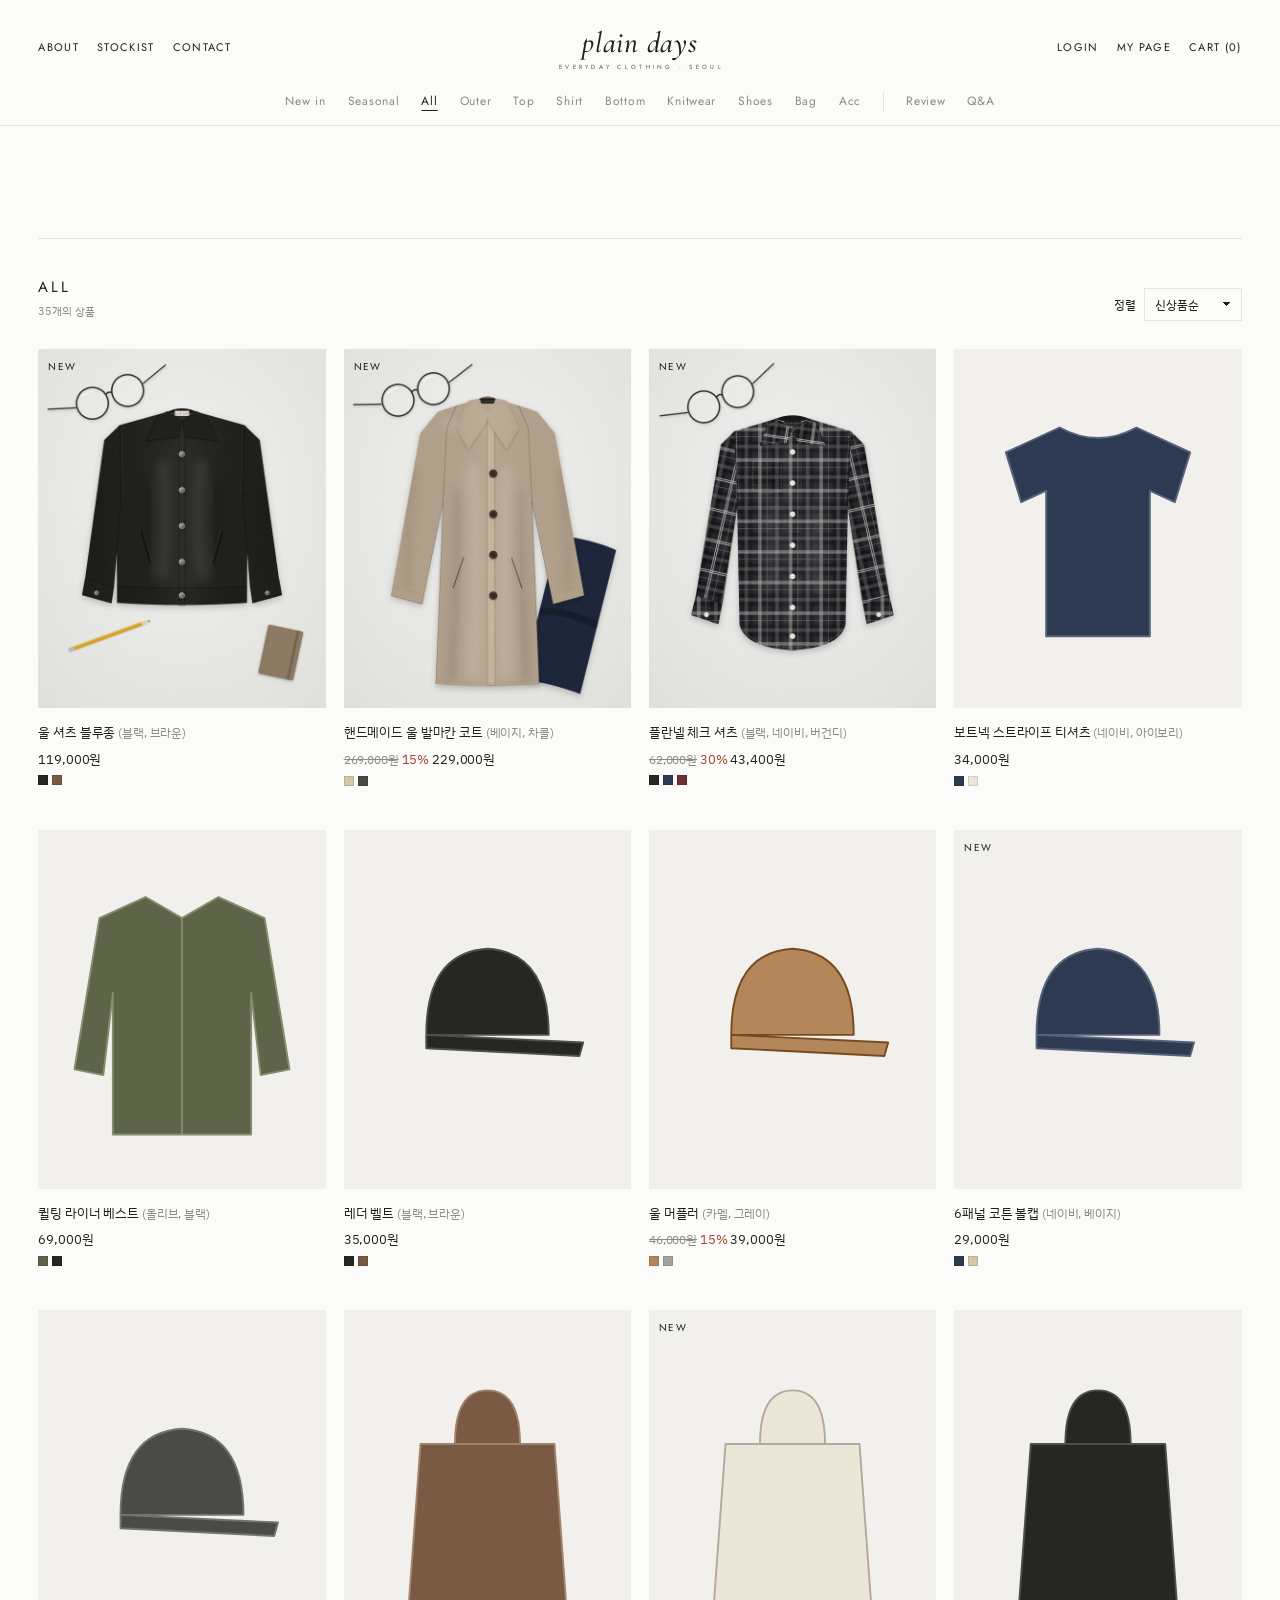
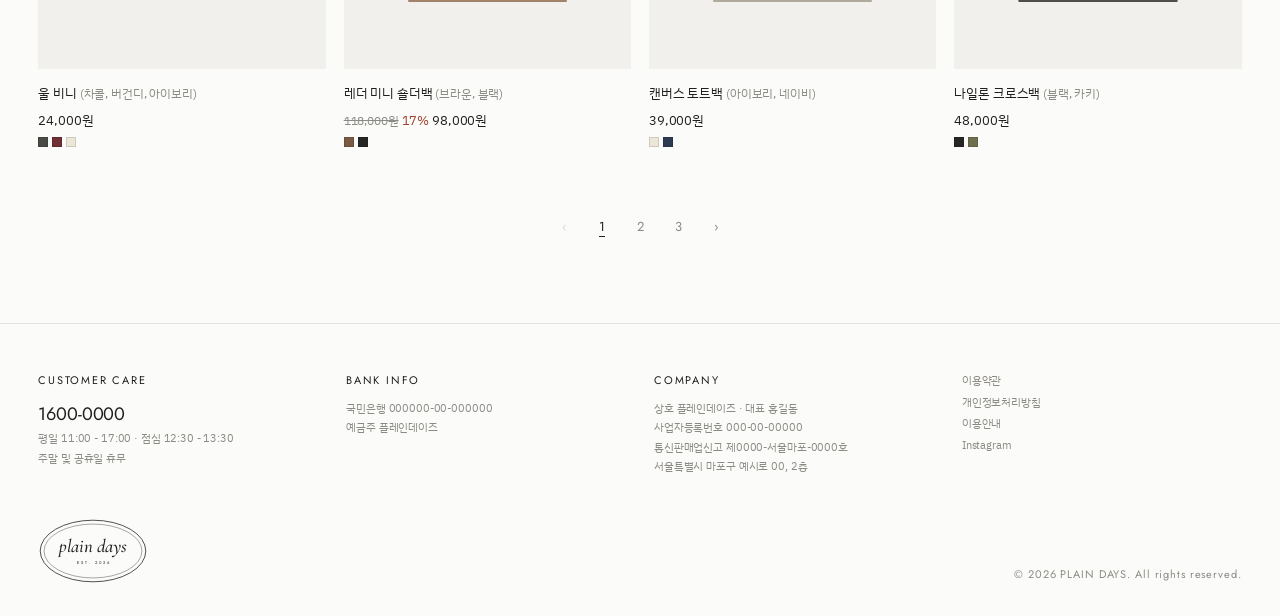
<file: index.html>
<!doctype html>
<html lang="ko">
<head>
  <meta charset="utf-8">
  <meta name="viewport" content="width=device-width, initial-scale=1, viewport-fit=cover">
  <title>PLAIN DAYS</title>
  <link rel="icon" type="image/svg+xml" href="images/favicon.svg">
  <link rel="preconnect" href="https://fonts.googleapis.com">
  <link rel="preconnect" href="https://fonts.gstatic.com" crossorigin>
  <link rel="stylesheet" href="https://fonts.googleapis.com/css2?family=Cormorant+Garamond:ital,wght@1,500;1,600&family=IBM+Plex+Sans+KR:wght@400;500&family=Jost:wght@400;500&display=swap">
  <link rel="stylesheet" href="css/style.css">
</head>
<body>
  <main>
    <section class="season-intro" id="season-intro" hidden></section>
    <div class="list-head">
      <div>
        <h1 id="list-title">All</h1>
        <p class="muted" id="list-count"></p>
      </div>
      <label class="sort" for="sort">
        정렬
        <select id="sort">
          <option value="new">신상품순</option>
          <option value="low">낮은 가격순</option>
          <option value="high">높은 가격순</option>
          <option value="name">상품명순</option>
        </select>
      </label>
    </div>
    <ul class="grid" id="grid"></ul>
    <nav class="pagination" id="pagination" aria-label="페이지"></nav>
  </main>

  <script src="js/products.js"></script>
  <script src="js/app.js"></script>
  <script>initListPage();</script>
</body>
</html>
</file>
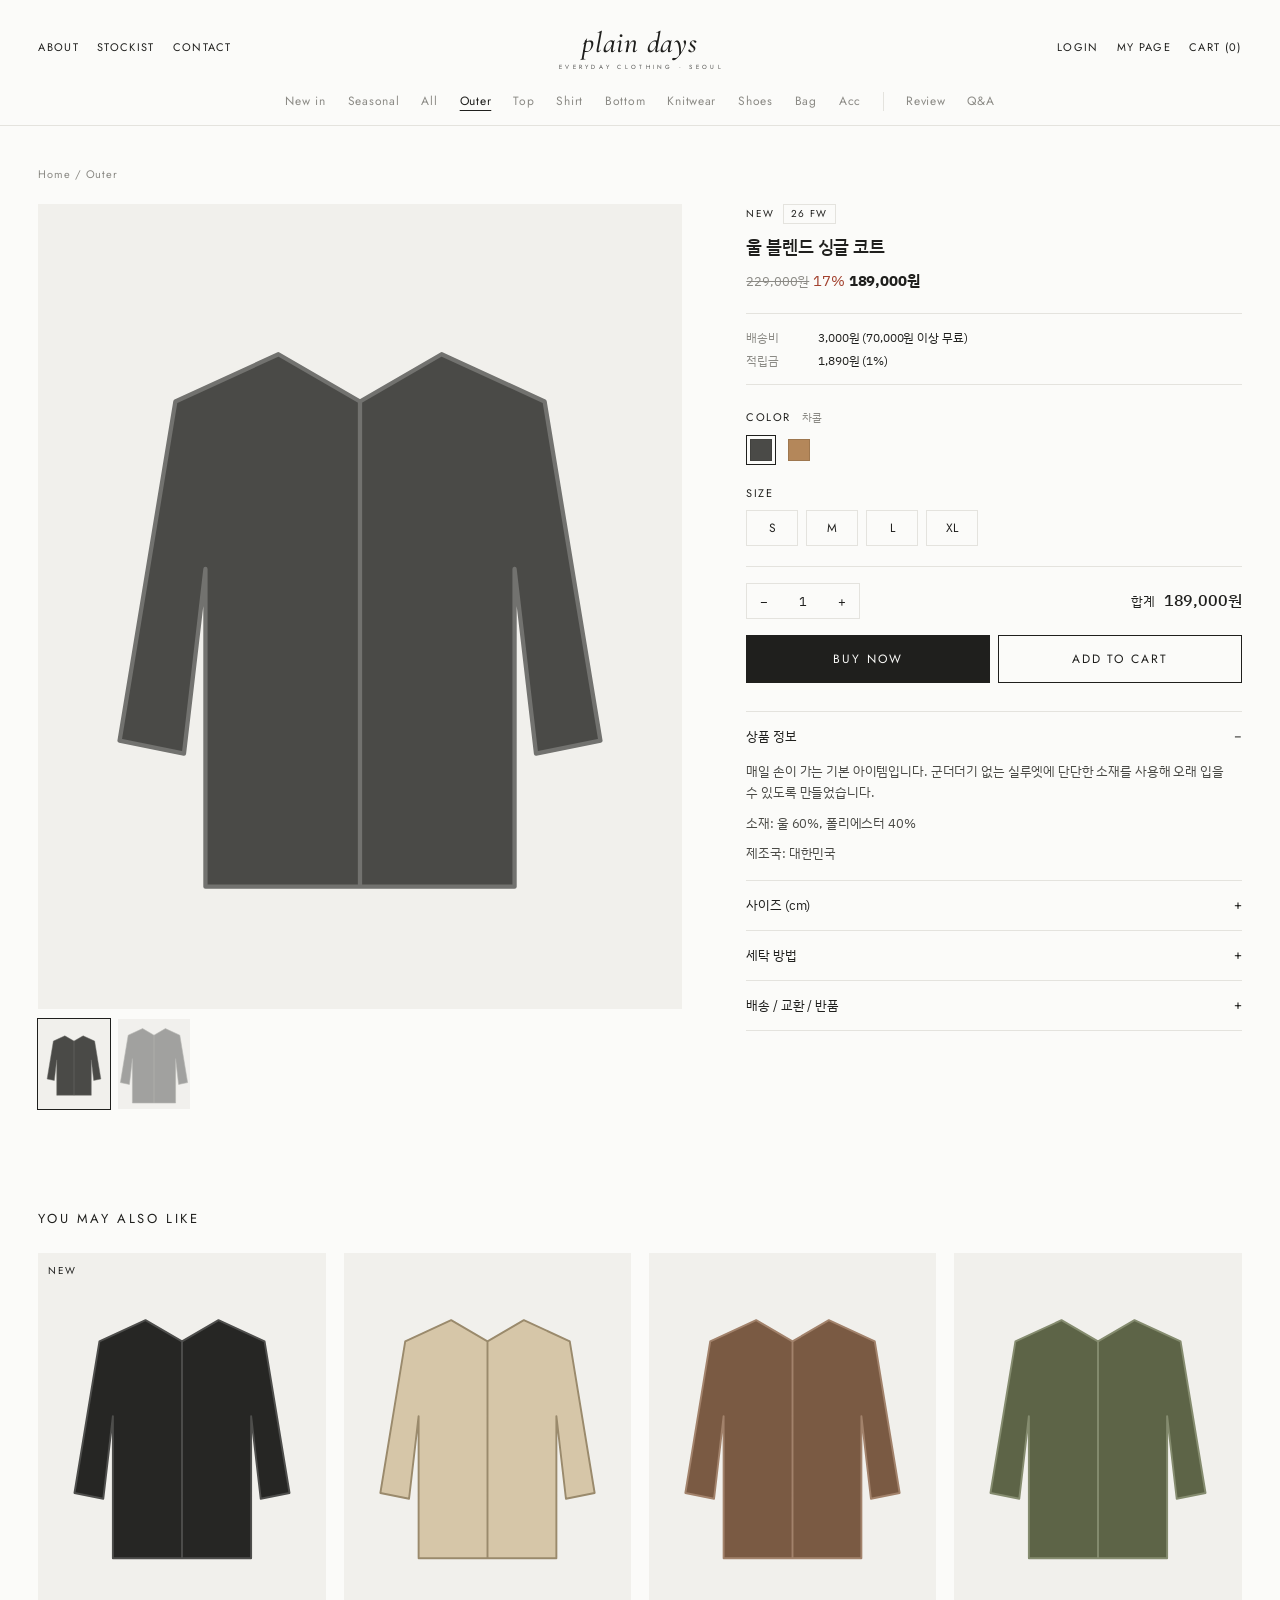
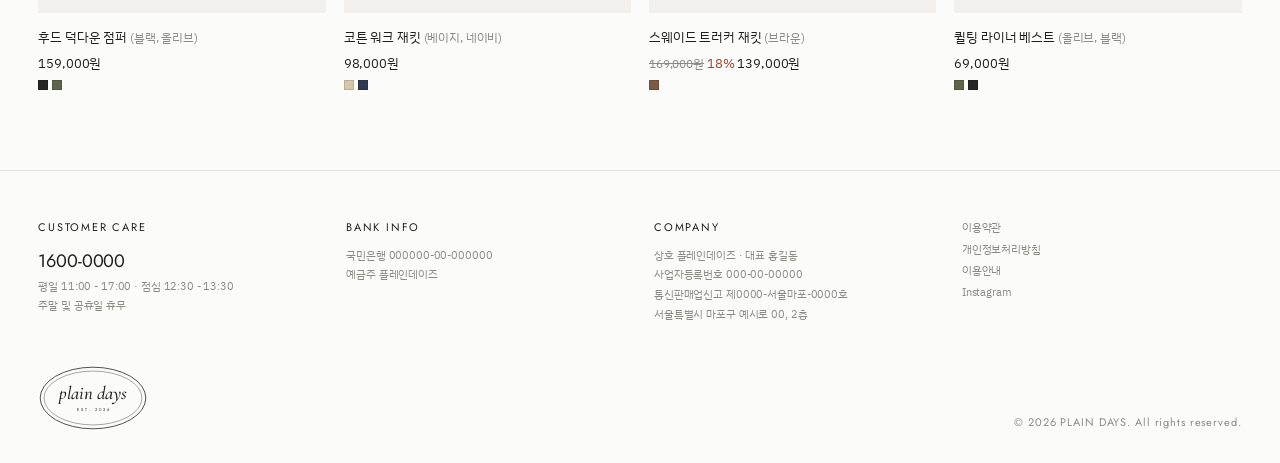
<file: product.html>
<!doctype html>
<html lang="ko">
<head>
  <meta charset="utf-8">
  <meta name="viewport" content="width=device-width, initial-scale=1, viewport-fit=cover">
  <title>PLAIN DAYS</title>
  <link rel="icon" type="image/svg+xml" href="images/favicon.svg">
  <link rel="preconnect" href="https://fonts.googleapis.com">
  <link rel="preconnect" href="https://fonts.gstatic.com" crossorigin>
  <link rel="stylesheet" href="https://fonts.googleapis.com/css2?family=Cormorant+Garamond:ital,wght@1,500;1,600&family=IBM+Plex+Sans+KR:wght@400;500&family=Jost:wght@400;500&display=swap">
  <link rel="stylesheet" href="css/style.css">
</head>
<body>
  <main id="detail"></main>

  <script src="js/products.js"></script>
  <script src="js/app.js"></script>
  <script>initDetailPage();</script>
</body>
</html>
</file>
<file: css/style.css>
/* 레이아웃: 가운데 로고의 얇은 헤더, 4열 상품 그리드(모바일 2열), 여백 많은 미니멀 쇼핑몰 */
:root {
  --bg: #fbfbf9;
  --ink: #1f1f1d;
  --muted: #8b8a85;
  --line: #e4e3de;
  --panel: #f1f0ec;
  --sale: #a2412e;
  --font-logo: "Cormorant Garamond", Georgia, "Times New Roman", serif;
  --font-display: "Jost", "Helvetica Neue", Arial, sans-serif;
  --font-body: "IBM Plex Sans KR", "Apple SD Gothic Neo", "Malgun Gothic", sans-serif;
  --gutter: clamp(16px, 3vw, 40px);
  color-scheme: light;
}

* { box-sizing: border-box; }
html { -webkit-text-size-adjust: 100%; }
body {
  margin: 0;
  background: var(--bg);
  color: var(--ink);
  font-family: var(--font-body);
  font-size: 13px;
  line-height: 1.6;
  letter-spacing: -0.01em;
}
img { max-width: 100%; display: block; }
a { color: inherit; text-decoration: none; }
a:hover { text-decoration: underline; text-underline-offset: 3px; }
button { font: inherit; color: inherit; background: none; border: 0; cursor: pointer; padding: 0; }
:focus-visible { outline: 1px solid var(--ink); outline-offset: 3px; }
.muted { color: var(--muted); }
.small { font-size: 11px; }
.link-btn { text-decoration: underline; text-underline-offset: 3px; color: var(--muted); }

/* ---------- 헤더 ---------- */
.site-header {
  position: sticky;
  top: env(safe-area-inset-top, 0px);
  z-index: 10;
  background: var(--bg);
  border-bottom: 1px solid var(--line);
}
.util-bar {
  display: grid;
  grid-template-columns: 1fr auto 1fr;
  align-items: center;
  gap: 16px;
  padding: 18px var(--gutter) 10px;
  font-family: var(--font-display);
  font-size: 11px;
  letter-spacing: 0.12em;
}
.util-left, .util-right { display: flex; gap: 18px; flex-wrap: wrap; }
.util-right { justify-content: flex-end; }
.logo { display: block; color: var(--ink); }
.logo svg { display: block; height: 60px; width: auto; max-width: 100%; }
.logo-name { font-family: var(--font-logo); font-style: italic; font-weight: 500; font-size: 54px; fill: currentColor; }
.logo-tag { font-family: var(--font-display); font-size: 11px; letter-spacing: 6px; fill: currentColor; opacity: .75; }
.logo:hover { text-decoration: none; }
.cart-btn { letter-spacing: inherit; }

.cat-nav {
  display: flex;
  justify-content: center;
  gap: 4px 22px;
  flex-wrap: wrap;
  padding: 4px var(--gutter) 14px;
  font-family: var(--font-display);
  font-size: 12px;
  letter-spacing: 0.06em;
}
.cat-nav a { color: var(--muted); }
.cat-nav a[aria-current="page"] { color: var(--ink); text-decoration: underline; text-underline-offset: 5px; }
.cat-sep { width: 1px; background: var(--line); }

/* ---------- 목록 ---------- */
main { padding: 40px var(--gutter) 80px; }
.list-head {
  display: flex;
  justify-content: space-between;
  align-items: end;
  gap: 16px;
  flex-wrap: wrap;
  margin-bottom: 28px;
}
.list-head h1 {
  margin: 0;
  font-family: var(--font-display);
  font-weight: 400;
  font-size: 15px;
  letter-spacing: 0.2em;
  text-transform: uppercase;
}
.list-head .muted { margin: 4px 0 0; font-size: 11px; }
.sort { display: flex; align-items: center; gap: 8px; font-size: 12px; }
.sort select {
  font: inherit;
  color: var(--ink);
  background: var(--bg);
  border: 1px solid var(--line);
  padding: 6px 28px 6px 10px;
  border-radius: 0;
  appearance: none;
  background-image: linear-gradient(45deg, transparent 50%, var(--ink) 50%), linear-gradient(135deg, var(--ink) 50%, transparent 50%);
  background-position: calc(100% - 14px) 50%, calc(100% - 10px) 50%;
  background-size: 4px 4px;
  background-repeat: no-repeat;
}

.grid {
  list-style: none;
  margin: 0;
  padding: 0;
  display: grid;
  grid-template-columns: repeat(4, minmax(0, 1fr));
  gap: 44px 18px;
}
.card-link { display: grid; gap: 6px; }
.card-link:hover { text-decoration: none; }
.card-img { position: relative; aspect-ratio: 4 / 5; background: var(--panel); overflow: hidden; max-width: 100%; }
.card-img img { width: 100%; height: 100%; object-fit: cover; }
.card-img .hover-img { position: absolute; inset: 0; opacity: 0; transition: opacity .35s ease; }
.card-link:hover .hover-img { opacity: 1; }
.badge {
  position: absolute;
  top: 10px;
  left: 10px;
  font-family: var(--font-display);
  font-size: 10px;
  letter-spacing: 0.14em;
}
.badge.static { position: static; display: inline-block; margin-bottom: 8px; }
.card-name { margin: 8px 0 0; }
.card-name .muted { font-size: 12px; }
.card-link:hover .card-name { text-decoration: underline; text-underline-offset: 3px; }
.card-price { margin: 0; font-variant-numeric: tabular-nums; }
.card-price s { font-size: 12px; }
.off { color: var(--sale); }
.chips { display: flex; gap: 4px; }
.chips i, .swatches i {
  display: block;
  width: 10px;
  height: 10px;
  border: 1px solid rgba(0, 0, 0, .12);
}

.pagination {
  display: flex;
  justify-content: center;
  gap: 6px;
  margin-top: 64px;
  font-family: var(--font-display);
}
.pagination button { min-width: 32px; height: 32px; color: var(--muted); }
.pagination button[aria-current="page"] { color: var(--ink); text-decoration: underline; text-underline-offset: 5px; }
.pagination button:disabled { opacity: .3; cursor: default; }

/* ---------- 시즌 ---------- */
.season-intro {
  display: grid;
  justify-items: center;
  text-align: center;
  gap: 10px;
  padding-block: 28px 44px;
  margin-bottom: 36px;
  border-bottom: 1px solid var(--line);
}
.season-eyebrow { margin: 0; font-family: var(--font-display); font-size: 11px; letter-spacing: 0.24em; color: var(--muted); }
.season-title { margin: 0; font-family: var(--font-logo); font-style: italic; font-weight: 500; font-size: clamp(34px, 6vw, 60px); line-height: 1.1; text-wrap: balance; }
.season-desc { margin: 0; max-width: 46ch; color: #4a4a46; }
.season-desc span { color: var(--ink); margin-right: 6px; }
.tags { display: flex; gap: 8px; align-items: center; margin-bottom: 8px; }
.tags .badge.static { margin-bottom: 0; }
.season-tag { border: 1px solid var(--line); padding: 1px 7px; }
.season-tag:hover { text-decoration: none; border-color: var(--ink); }

/* ---------- 상세 ---------- */
.crumbs { font-family: var(--font-display); font-size: 11px; letter-spacing: 0.08em; color: var(--muted); margin-bottom: 20px; }
.detail-grid {
  display: grid;
  grid-template-columns: minmax(0, 1.3fr) minmax(0, 1fr);
  gap: clamp(24px, 5vw, 80px);
  align-items: start;
}
.gallery { display: grid; gap: 10px; }
.gallery-main { aspect-ratio: 4 / 5; background: var(--panel); max-width: 100%; }
.gallery-main img { width: 100%; height: 100%; object-fit: cover; }
.thumbs { display: flex; gap: 8px; }
.thumbs button { width: 72px; aspect-ratio: 4 / 5; opacity: .5; }
.thumbs button[aria-current="true"] { opacity: 1; outline: 1px solid var(--ink); }
.thumbs img { width: 100%; height: 100%; object-fit: cover; }

.info { position: sticky; top: 140px; min-width: 0; }
.info h1 { margin: 0; font-size: 18px; font-weight: 500; text-wrap: balance; }
.detail-price { margin: 8px 0 20px; font-size: 15px; font-variant-numeric: tabular-nums; }
.detail-price s { font-size: 13px; }
.meta { margin: 0 0 24px; padding: 14px 0; border-block: 1px solid var(--line); display: grid; gap: 4px; font-size: 12px; }
.meta div { display: grid; grid-template-columns: 72px 1fr; }
.meta dt { color: var(--muted); }
.meta dd { margin: 0; }

.opt { border: 0; margin: 0 0 20px; padding: 0; }
.opt legend { padding: 0; margin-bottom: 8px; font-family: var(--font-display); font-size: 11px; letter-spacing: 0.14em; }
.opt legend .muted { font-family: var(--font-body); letter-spacing: 0; margin-left: 6px; }
.swatches, .sizes { display: flex; gap: 8px; flex-wrap: wrap; }
.swatches button { padding: 3px; border: 1px solid transparent; }
.swatches button[aria-pressed="true"] { border-color: var(--ink); }
.swatches i { width: 22px; height: 22px; }
.sizes button {
  min-width: 52px;
  height: 36px;
  padding: 0 10px;
  border: 1px solid var(--line);
  font-family: var(--font-display);
  font-size: 12px;
}
.sizes button:hover { border-color: var(--muted); }
.sizes button[aria-pressed="true"] { border-color: var(--ink); background: var(--ink); color: var(--bg); }

.qty-row { display: flex; justify-content: space-between; align-items: center; gap: 12px; padding: 16px 0; border-top: 1px solid var(--line); }
.qty { display: flex; border: 1px solid var(--line); }
.qty button { width: 34px; height: 34px; }
.qty input {
  width: 44px;
  border: 0;
  text-align: center;
  font: inherit;
  color: var(--ink);
  background: transparent;
  -moz-appearance: textfield;
}
.qty input::-webkit-inner-spin-button { -webkit-appearance: none; }
.total { margin: 0; font-variant-numeric: tabular-nums; }
.total strong { font-size: 16px; font-weight: 500; margin-left: 6px; }

.buy-row { display: grid; grid-template-columns: 1fr 1fr; gap: 8px; margin-bottom: 28px; }
.btn {
  height: 48px;
  border: 1px solid var(--ink);
  font-family: var(--font-display);
  font-size: 12px;
  letter-spacing: 0.16em;
  transition: background .2s, color .2s;
}
.btn:hover { background: var(--ink); color: var(--bg); }
.btn-dark { background: var(--ink); color: var(--bg); }
.btn-dark:hover { background: transparent; color: var(--ink); }

.acc details { border-top: 1px solid var(--line); }
.acc details:last-child { border-bottom: 1px solid var(--line); }
.acc summary {
  list-style: none;
  cursor: pointer;
  padding: 14px 0;
  display: flex;
  justify-content: space-between;
  font-size: 13px;
}
.acc summary::-webkit-details-marker { display: none; }
.acc summary::after { content: "+"; font-family: var(--font-display); }
.acc details[open] summary::after { content: "−"; }
.acc details p { margin: 0 0 10px; color: #4a4a46; max-width: 60ch; }
.acc details > :last-child { margin-bottom: 16px; }

.table-wrap { overflow-x: auto; margin-bottom: 8px; }
table { border-collapse: collapse; width: 100%; font-size: 12px; font-variant-numeric: tabular-nums; }
th, td { border-bottom: 1px solid var(--line); padding: 8px 6px; text-align: center; font-weight: 400; white-space: nowrap; }
thead th { color: var(--muted); }

.related { margin-top: 100px; }
.related h2 { font-family: var(--font-display); font-weight: 400; font-size: 13px; letter-spacing: 0.2em; margin: 0 0 24px; }

/* ---------- 장바구니 서랍 ---------- */
.cart-drawer { position: fixed; inset: 0; z-index: 30; background: rgba(20, 20, 18, .28); }
.drawer-panel {
  position: absolute;
  top: 0;
  right: 0;
  bottom: 0;
  width: min(400px, 100%);
  background: var(--bg);
  padding: calc(24px + env(safe-area-inset-top, 0px)) 24px calc(24px + env(safe-area-inset-bottom, 0px));
  display: flex;
  flex-direction: column;
  gap: 16px;
  overflow-y: auto;
}
.drawer-head { display: flex; justify-content: space-between; font-family: var(--font-display); letter-spacing: 0.14em; }
.drawer-head p { margin: 0; }
.drawer-empty { color: var(--muted); margin: 40px 0; text-align: center; }
.drawer-list { list-style: none; margin: 0; padding: 0; display: grid; gap: 16px; }
.drawer-list li { display: grid; grid-template-columns: 64px minmax(0, 1fr) auto; gap: 12px; align-items: start; }
.drawer-list p { margin: 2px 0 0; font-size: 12px; }
.drawer-sum { margin: 8px 0 0; padding-top: 16px; border-top: 1px solid var(--line); display: grid; gap: 6px; }
.drawer-sum div { display: flex; justify-content: space-between; }
.drawer-sum dd { margin: 0; font-variant-numeric: tabular-nums; }
.sum-total { font-weight: 500; font-size: 14px; }
body.drawer-open { overflow: hidden; }

.toast {
  position: fixed;
  left: 50%;
  bottom: calc(28px + env(safe-area-inset-bottom, 0px));
  transform: translate(-50%, 12px);
  background: var(--ink);
  color: var(--bg);
  padding: 10px 18px;
  font-size: 12px;
  opacity: 0;
  pointer-events: none;
  transition: opacity .2s, transform .2s;
  z-index: 40;
}
.toast.show { opacity: 1; transform: translate(-50%, 0); }

/* ---------- 푸터 ---------- */
.site-footer { border-top: 1px solid var(--line); padding: 48px var(--gutter) 32px; font-size: 11px; color: var(--muted); }
.footer-grid { display: grid; grid-template-columns: repeat(4, minmax(0, 1fr)); gap: 28px; }
.footer-grid p { margin: 0 0 2px; }
.f-title { font-family: var(--font-display); letter-spacing: 0.16em; color: var(--ink); margin-bottom: 10px !important; }
.f-big { font-family: var(--font-display); font-size: 18px; color: var(--ink); }
.f-links { display: flex; flex-direction: column; gap: 4px; }
.footer-bottom { display: flex; align-items: end; justify-content: space-between; gap: 16px; flex-wrap: wrap; margin-top: 40px; }
.stamp { width: 110px; height: auto; color: var(--ink); }
.copy { margin: 0; font-family: var(--font-display); letter-spacing: 0.08em; }

/* ---------- 반응형 ---------- */
@media (max-width: 960px) {
  .grid { grid-template-columns: repeat(3, minmax(0, 1fr)); }
  .footer-grid { grid-template-columns: repeat(2, minmax(0, 1fr)); }
}
@media (max-width: 720px) {
  .util-bar { grid-template-columns: 1fr auto; padding-top: 14px; }
  .util-left { display: none; }
  .logo svg { height: 40px; }
  .util-right { gap: 12px; }
  .util-right a { display: none; }
  .cat-nav { justify-content: flex-start; flex-wrap: nowrap; overflow-x: auto; gap: 18px; scrollbar-width: none; }
  .cat-nav a { white-space: nowrap; }
  .grid { grid-template-columns: repeat(2, minmax(0, 1fr)); gap: 32px 10px; }
  .detail-grid { grid-template-columns: minmax(0, 1fr); }
  .info { position: static; }
  main { padding-top: 24px; }
}
@media (prefers-reduced-motion: reduce) {
  * { transition: none !important; scroll-behavior: auto !important; }
}
</file>
